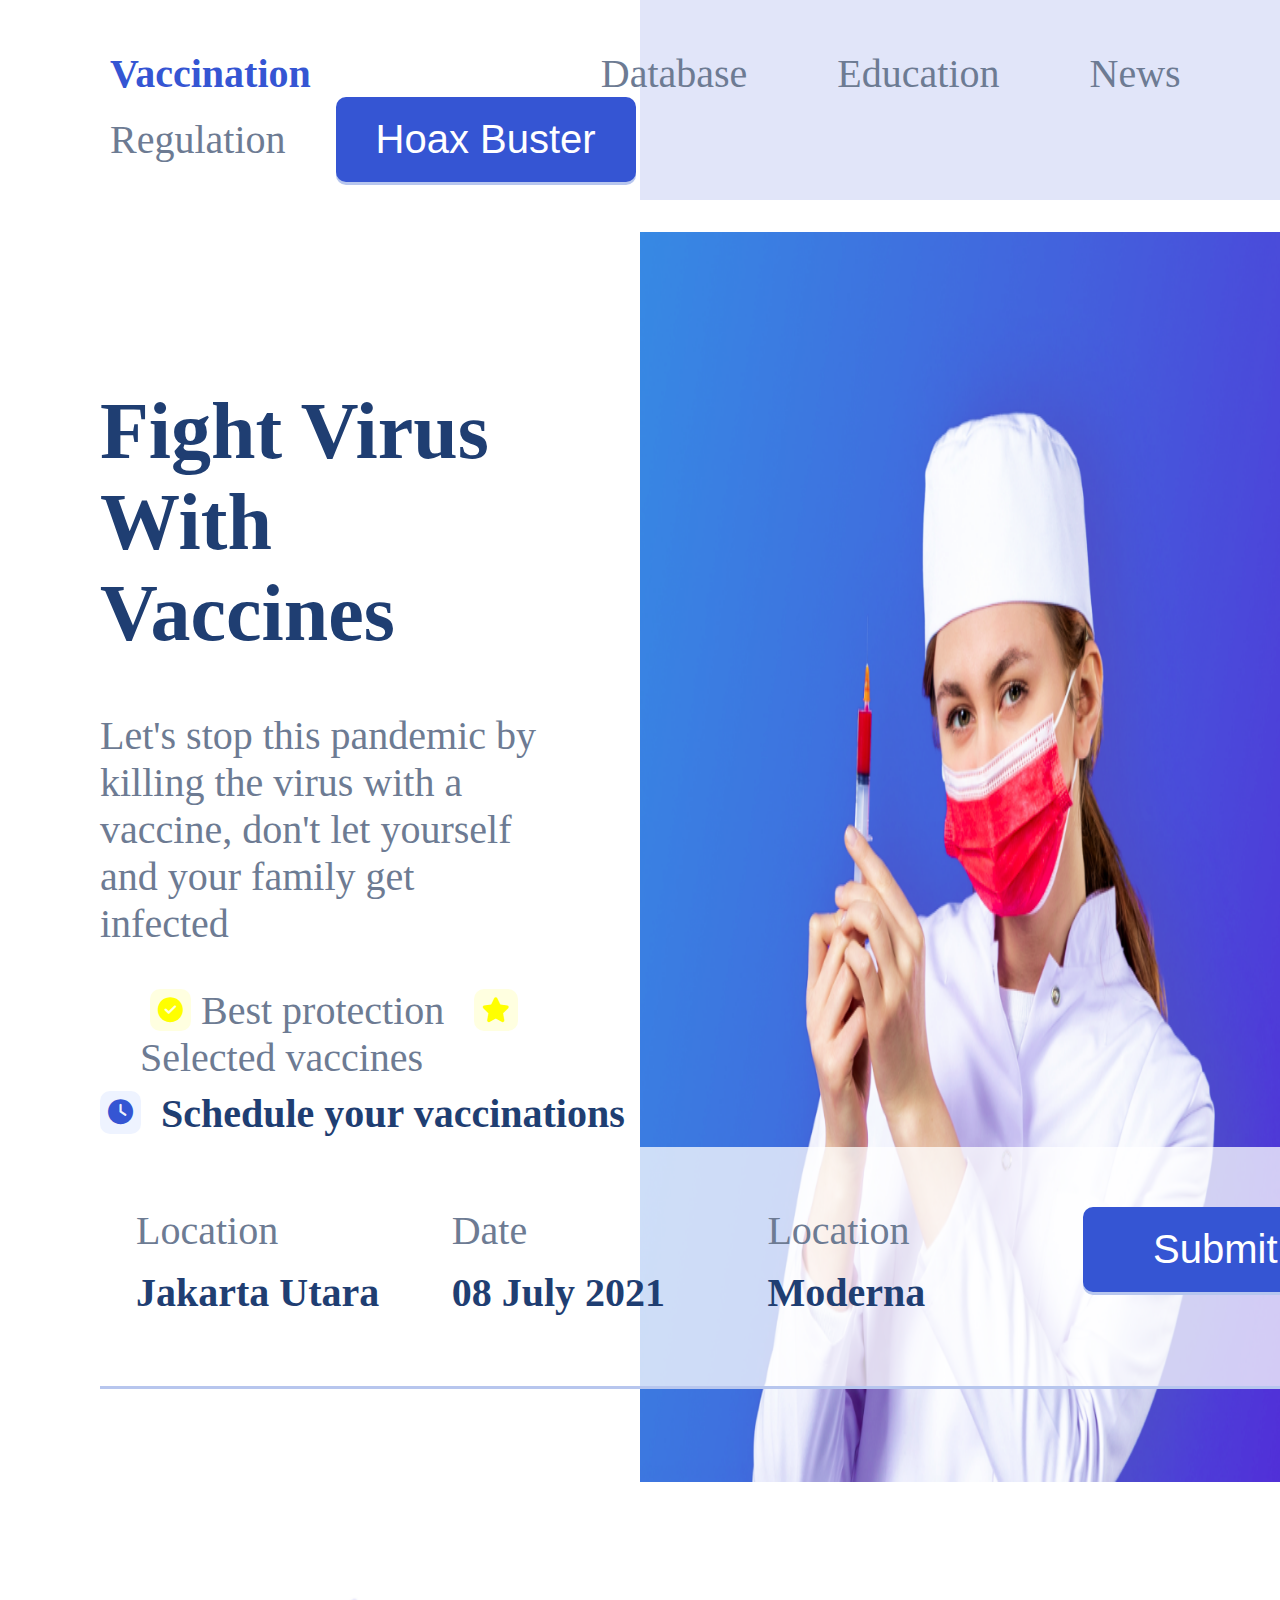
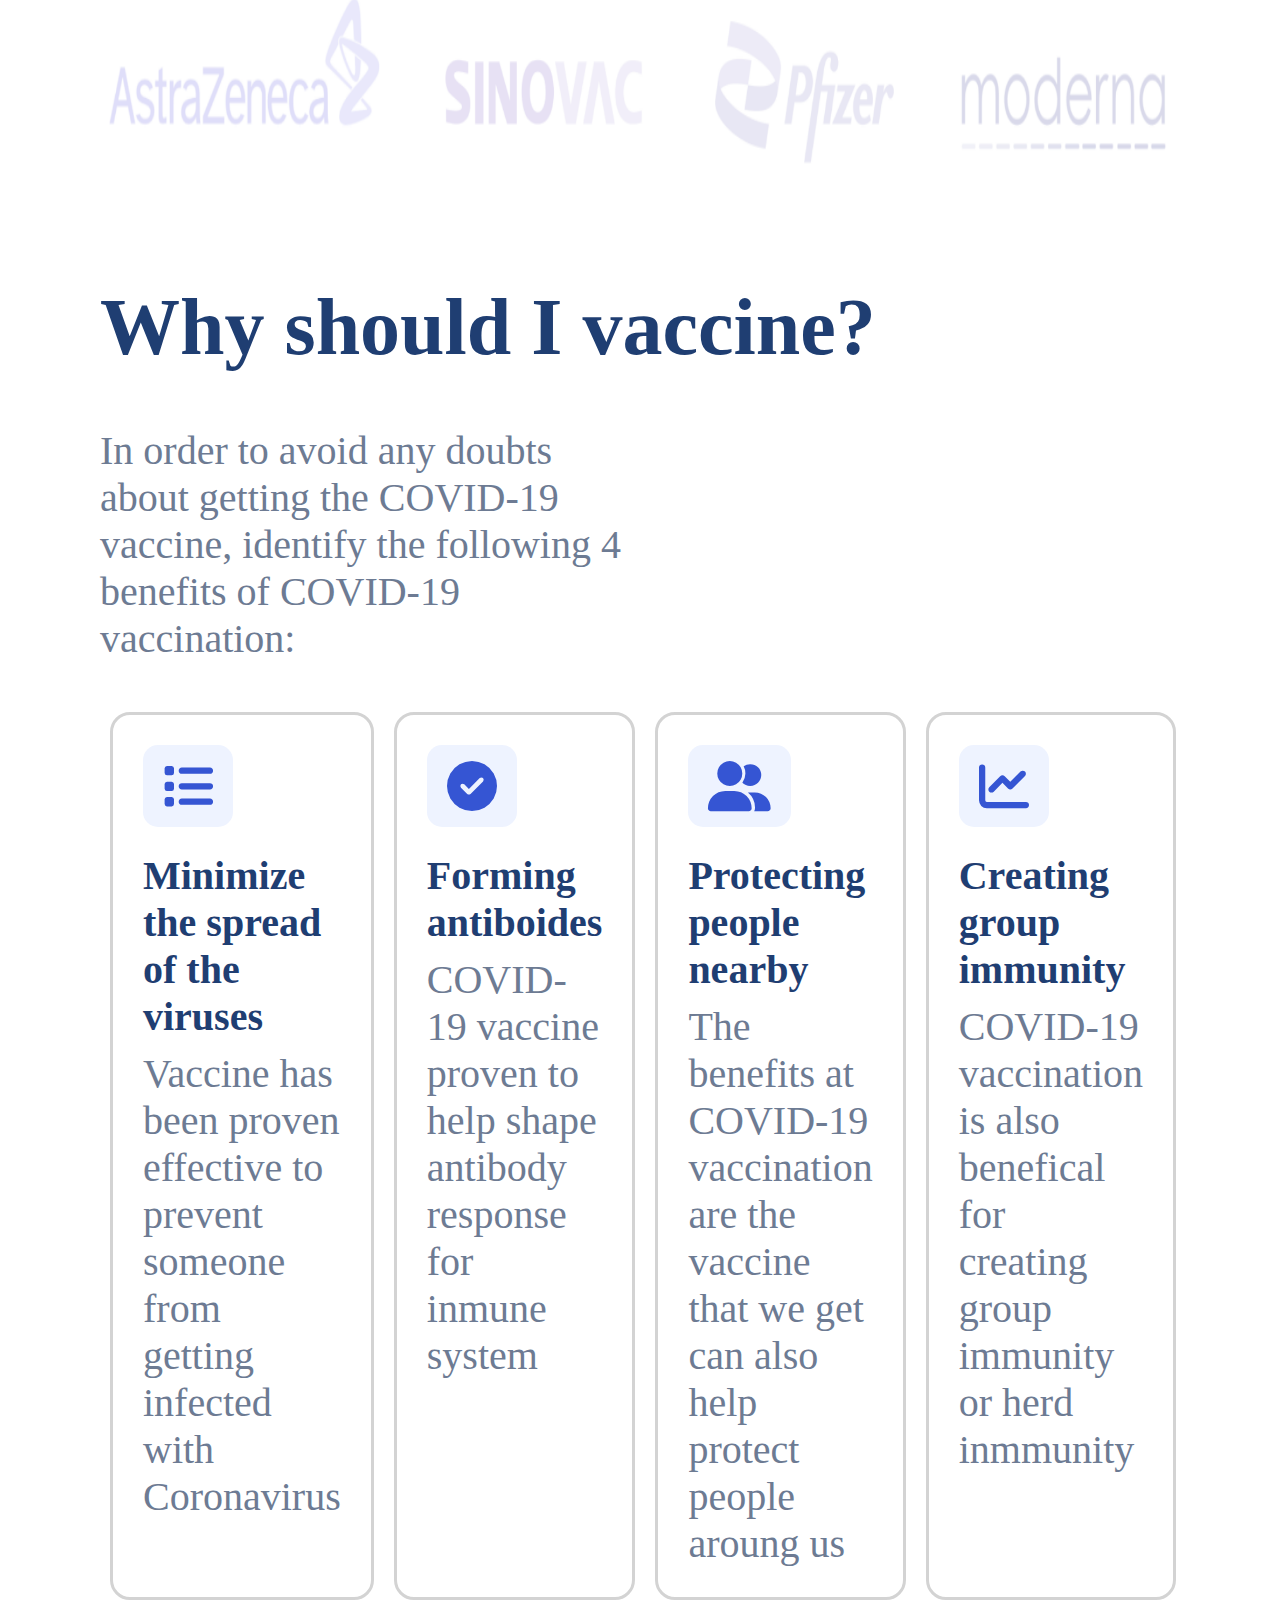
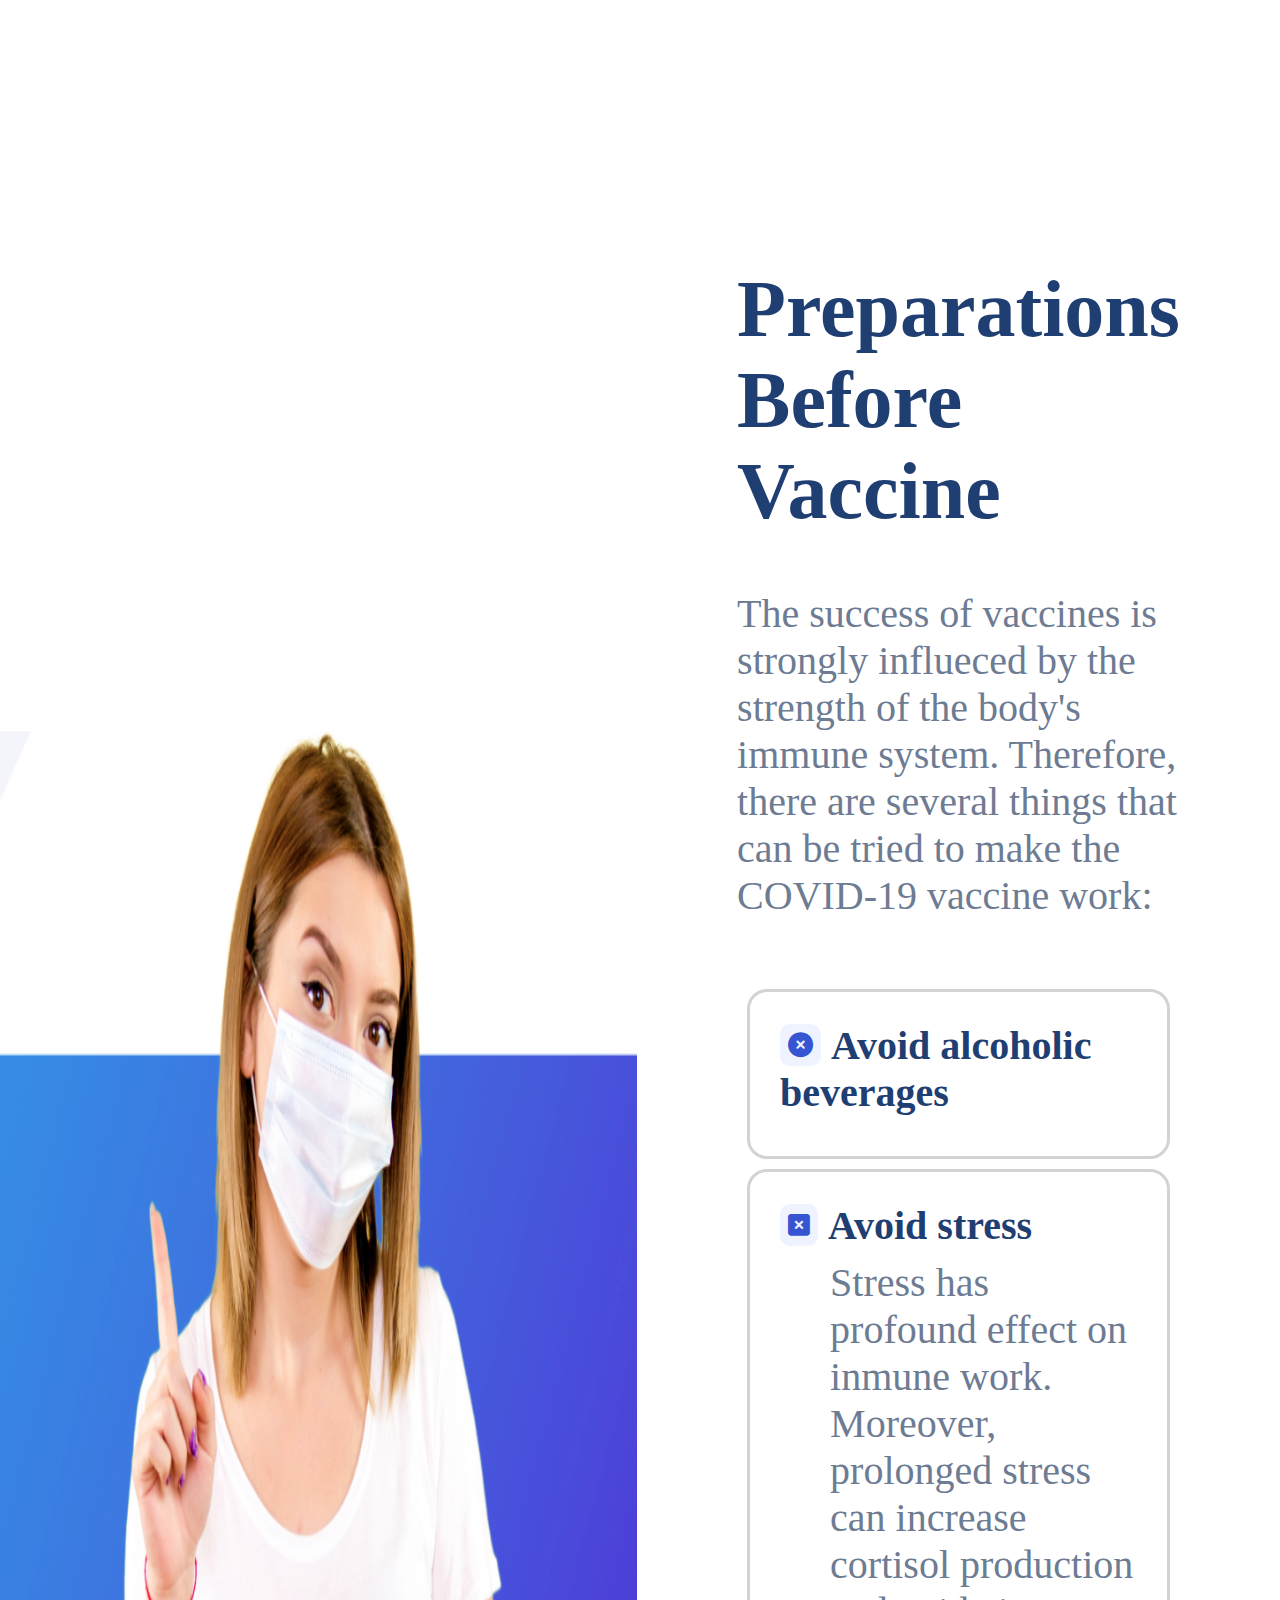
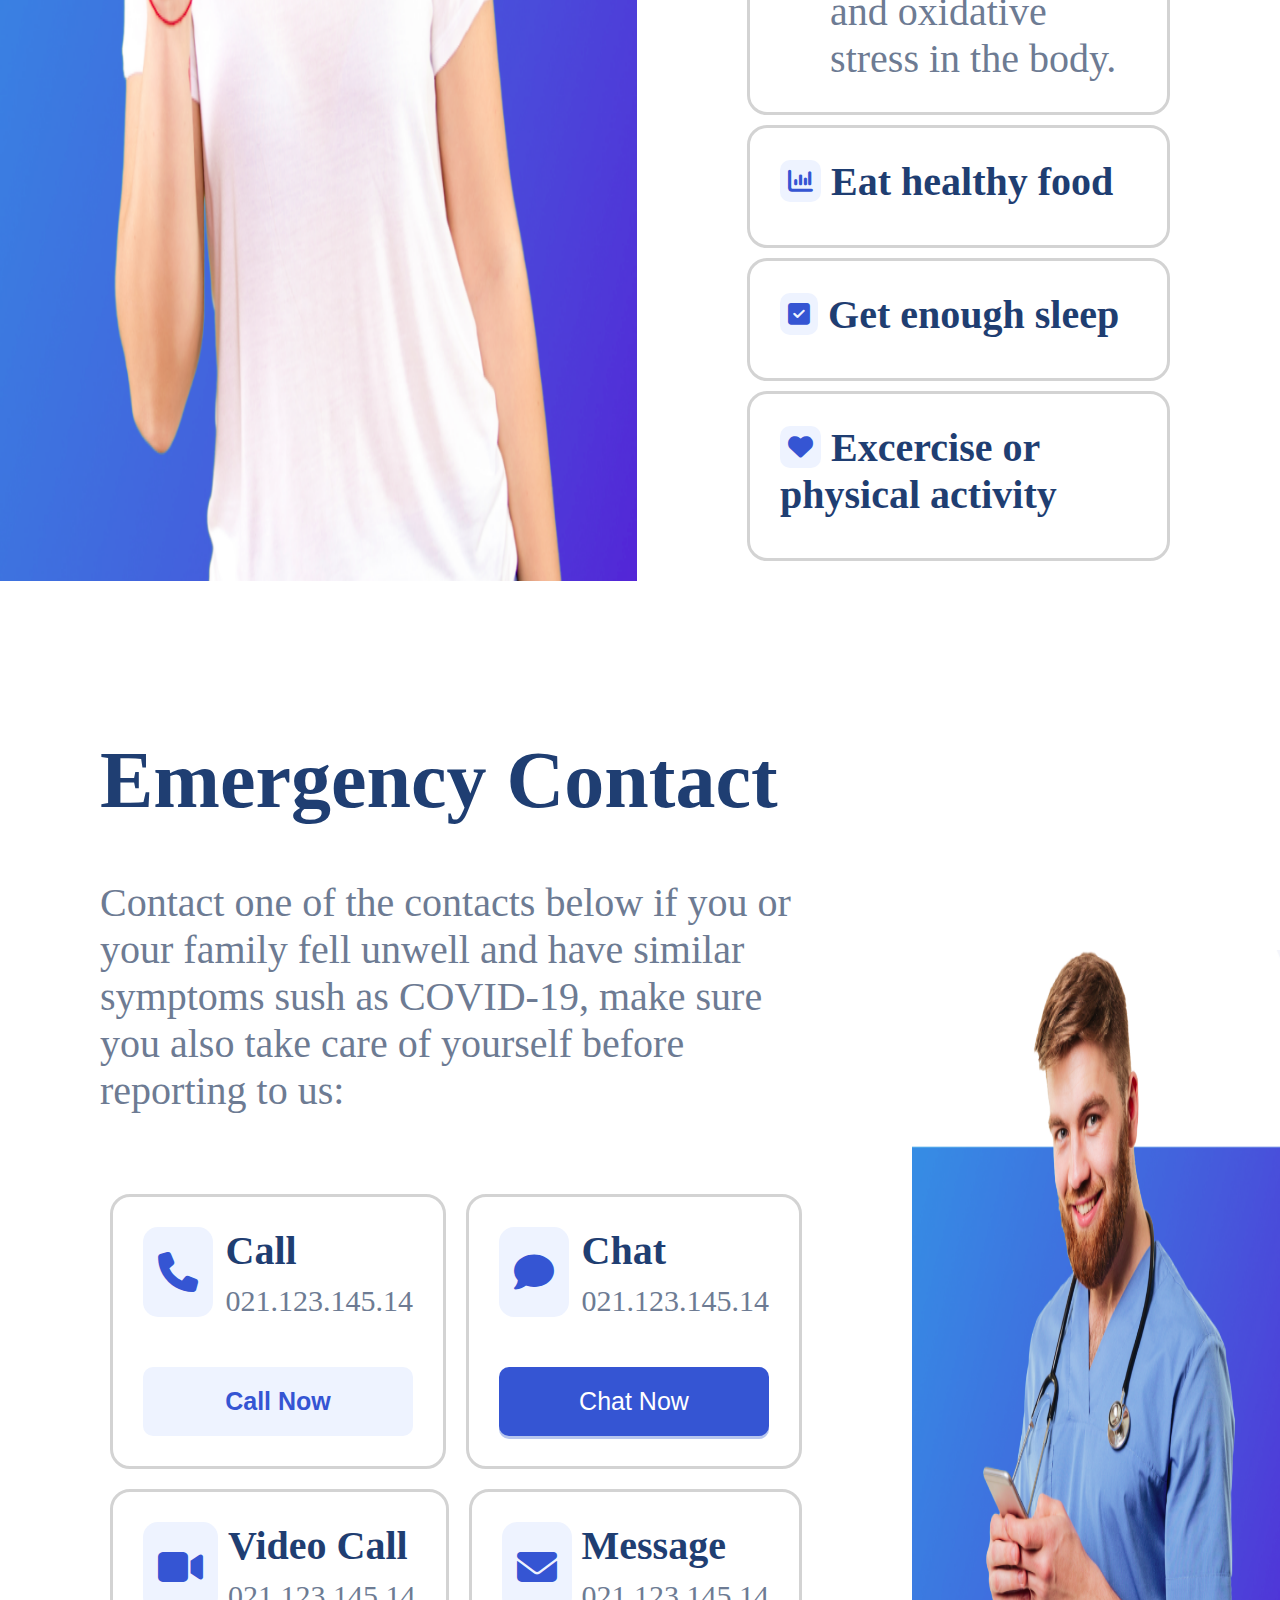
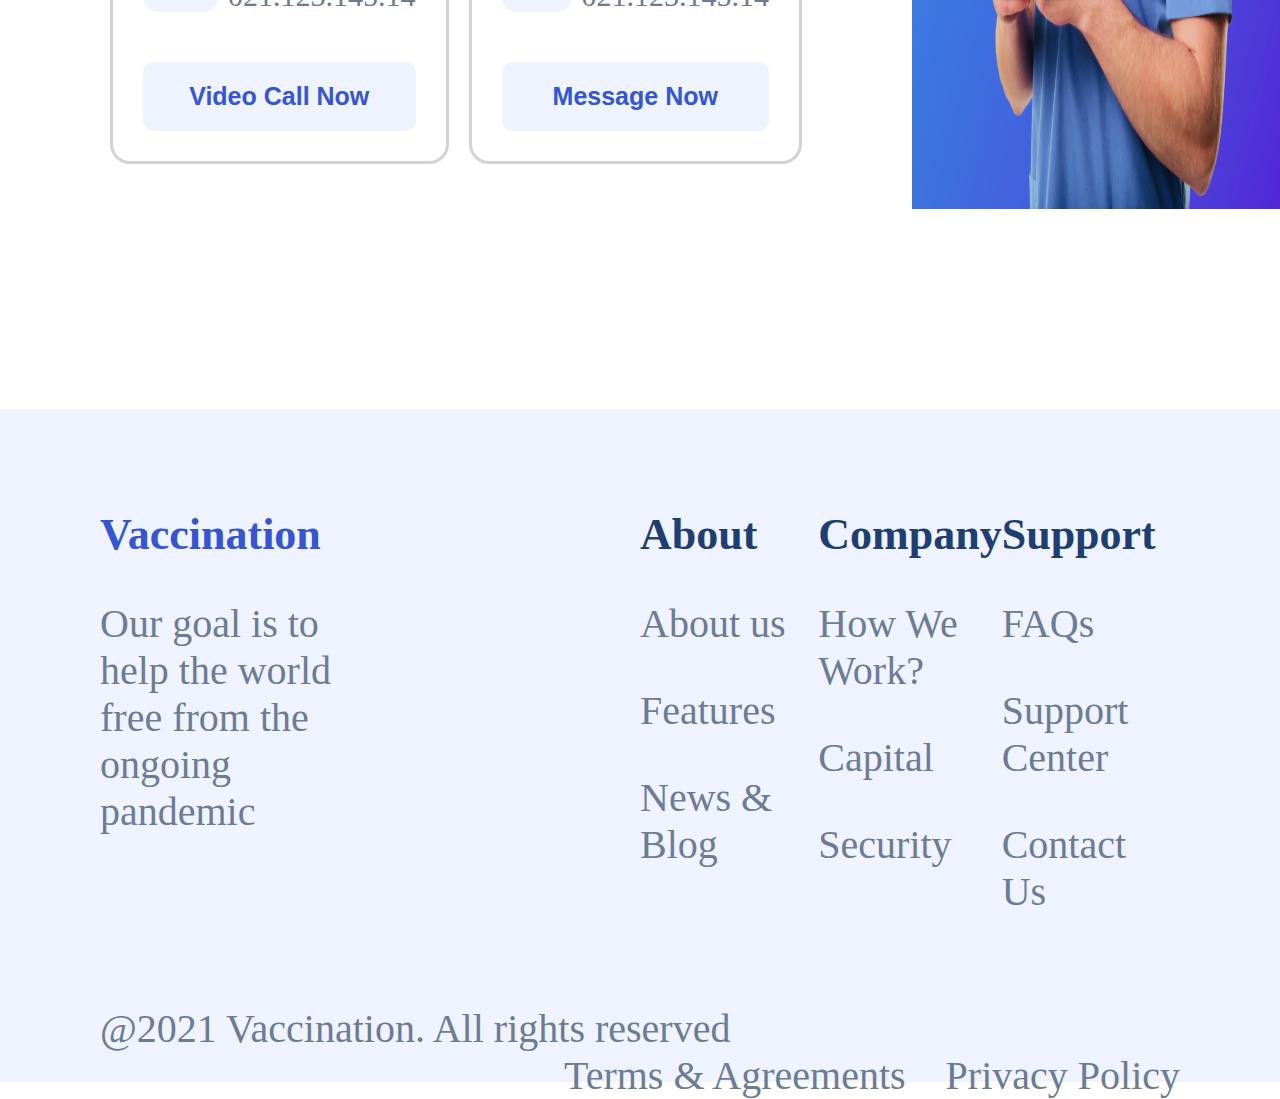
<file: CSS/index.html>
<html>
  <head>
    <meta charset="UTF-8" />
    <meta http-equiv="X-UA-Compatible" content="IE=edge" />
    <meta name="viewport" content="width=device-width, initial-scale=1.0" />
    <title>Vaccination</title>
    <link rel="stylesheet" href="style.css" />
    <link
      rel="stylesheet"
      href="https://cdnjs.cloudflare.com/ajax/libs/font-awesome/6.1.0/css/all.min.css"
    />
  </head>
  <body>
    <header>
      <nav class="menu">
        <ul>
          <li class="home">Vaccination</li>
          <li><a>Database</a></li>
          <li><a>Education</a></li>
          <li><a>News</a></li>
          <li><a>Regulation</a></li>
          <button class="button">Hoax Buster</button>
        </ul>
        <div class="background"></div>
      </nav>
    </header>

    <main>
      <div class="split first">
        <div class="bloc-text">
          <h1>Fight Virus With Vaccines</h1>
          <p>
            Let's stop this pandemic by killing the virus with a vaccine, don't
            let yourself and your family get infected
          </p>
          <ul class="star-points">
            <li>
              <i class="fa-solid fa-circle-check fa-2xs icon icon-yellow"></i
              >Best protection
            </li>
            <li>
              <i class="fa-solid fa-star fa-2xs icon icon-yellow"></i>Selected
              vaccines
            </li>
          </ul>
        </div>
        <div class="bloc-img">
          <img
            src="./img/doctora.png"
            alt="Doctor"
            width="100%"
            height="100%"
          />
        </div>
      </div>

      <div class="schedule">
        <div class="text-important schedule-title">
          <i class="fa-solid fa-clock fa-2xs icon"></i>
          Schedule your vaccinations
        </div>
        <div class="row schedule-box">
          <div class="column">
            <div>Location</div>
            <div class="text-important">Jakarta Utara</div>
          </div>
          <div class="column">
            <div>Date</div>
            <div class="text-important">08 July 2021</div>
          </div>
          <div class="column">
            <div>Location</div>
            <div class="text-important">Moderna</div>
          </div>
          <div class="column">
            <button class="button">Submit</button>
          </div>
        </div>
      </div>

      <div class="marcas-vacunas">
        <img
          src="./img/marcas-vacunas.png"
          alt="Marcas de vacunas"
          width="100%"
          height="100%"
        />
      </div>

      <div class="benefits">
        <div class="benefits-title">
          <h1>Why should I vaccine?</h1>
          <div class="row">
            <div class="column-basic">
              In order to avoid any doubts about getting the COVID-19 vaccine,
              identify the following 4 benefits of COVID-19 vaccination:
            </div>
            <div class="column-basic"></div>
          </div>
        </div>
        <div class="row">
          <div class="column card">
            <i class="fa-solid fa-list fa-lg icon icon-big"></i>
            <div class="text-important">Minimize the spread of the viruses</div>
            <div>
              Vaccine has been proven effective to prevent someone from getting
              infected with Coronavirus
            </div>
          </div>
          <div class="column card">
            <i class="fa-solid fa-circle-check fa-lg icon icon-big"></i>
            <div class="text-important">Forming antiboides</div>
            <div>
              COVID-19 vaccine proven to help shape antibody response for inmune
              system
            </div>
          </div>
          <div class="column card">
            <i class="fa-solid fa-user-group fa-lg icon icon-big"></i>
            <div class="text-important">Protecting people nearby</div>
            <div>
              The benefits at COVID-19 vaccination are the vaccine that we get
              can also help protect people aroung us
            </div>
          </div>
          <div class="column card">
            <i class="fa-solid fa-chart-line fa-lg icon icon-big"></i>
            <div class="text-important">Creating group immunity</div>
            <div>
              COVID-19 vaccination is also benefical for creating group immunity
              or herd inmmunity
            </div>
          </div>
        </div>
      </div>

      <div class="split">
        <div class="bloc-img">
          <img
            src="./img/mujer.png"
            alt="Mujer"
            width="100%"
            height="70%"
            class="img-abajo"
          />
        </div>
        <div class="bloc-text small-bottom">
          <h1>Preparations Before Vaccine</h1>
          The success of vaccines is strongly influeced by the strength of the
          body's immune system. Therefore, there are several things that can be
          tried to make the COVID-19 vaccine work:
          <div class="card-list">
            <div class="card">
              <div class="text-important">
                <i class="fa-solid fa-circle-xmark fa-2xs icon"></i>Avoid alcoholic
                beverages
              </div>
            </div>
            <div class="card">
              <div class="text-important">
                <i class="fa-solid fa-square-xmark fa-2xs icon"></i>Avoid stress
              </div>
              <div class="card-text">
                Stress has profound effect on inmune work. Moreover, prolonged
                stress can increase cortisol production and oxidative stress in
                the body.
              </div>
            </div>
            <div class="card">
              <div class="text-important">
                <i class="fa-solid fa-chart-column fa-2xs icon"></i>Eat healthy food
              </div>
            </div>
            <div class="card">
              <div class="text-important">
                <i class="fa-solid fa-square-check fa-2xs icon"></i>Get enough sleep
              </div>
            </div>
            <div class="card">
              <div class="text-important">
                <i class="fa-solid fa-heart fa-2xs icon"></i>Excercise or
                physical activity
              </div>
            </div>
          </div>
        </div>
      </div>

      <div class="split">
        <div class="bloc-text">
          <h1>Emergency Contact</h1>
          Contact one of the contacts below if you or your family fell unwell
          and have similar symptoms sush as COVID-19, make sure you also take
          care of yourself before reporting to us:
          <div class="card-list">
            <div class="row">
              <div class="column-basic">
                <div class="card">
                  <div class="row">
                    <div class="column-basic">
                      <i class="fa-solid fa-phone icon icon-m"></i>
                    </div>
                    <div class="column-basic">
                      <div class="text-important">Call</div>
                      <div class="number">021.123.145.14</div>
                    </div>
                  </div>
                  <button class="button-white full">Call Now</button>
                </div>
              </div>
              <div class="column-basic">
                <div class="card">
                  <div class="row">
                    <div class="column-basic">
                      <i class="fa-solid fa-comment icon icon-m"></i>
                    </div>
                    <div class="column-basic">
                      <div class="text-important">Chat</div>
                      <div class="number">021.123.145.14</div>
                    </div>
                  </div>
                  <button class="button full">Chat Now</button>
                </div>
              </div>
            </div>
            <div class="row">
              <div class="column-basic">
                <div class="card">
                  <div class="row">
                    <div class="column-basic">
                      <i class="fa-solid fa-video icon icon-m"></i>
                    </div>
                    <div class="column-basic">
                      <div class="text-important">Video Call</div>
                      <div class="number">021.123.145.14</div>
                    </div>
                  </div>
                  <button class="button-white full">Video Call Now</button>
                </div>
              </div>
              <div class="column-basic">
                <div class="card">
                  <div class="row">
                    <div class="column-basic">
                      <i class="fa-solid fa-envelope icon icon-m"></i>
                    </div>
                    <div class="column-basic">
                      <div class="text-important">Message</div>
                      <div class="number">021.123.145.14</div>
                    </div>
                  </div>
                  <button class="button-white full">Message Now</button>
                </div>
              </div>
            </div>
          </div>
        </div>
        <div class="bloc-img">
          <img
            src="./img/doctor.png"
            alt="doctor"
            width="100%"
            height="70%"
            class="img-abajo"
          />
        </div>
      </div>
    </main>
    <footer class="footer">
      <div class="row">
        <div class="column-basic">
          <div class="summary">
            <div class="title main">Vaccination</div>
            <div>
              Our goal is to help the world free from the ongoing pandemic
            </div>
          </div>
        </div>
        <div class="column-basic">
          <div class="row">
            <div class="column-basic">
              <div class="title text-important">About</div>
              <ul>
                <li><a>About us</a></li>
                <li><a>Features</a></li>
                <li><a>News & Blog</a></li>
              </ul>
            </div>
            <div class="column-basic">
              <div class="title text-important">Company</div>
              <ul>
                <li><a>How We Work?</a></li>
                <li><a>Capital</a></li>
                <li><a>Security</a></li>
              </ul>
            </div>
            <div class="column-basic">
              <div class="title text-important">Support</div>
              <ul>
                <li><a>FAQs</a></li>
                <li><a>Support Center</a></li>
                <li><a>Contact Us</a></li>
              </ul>
            </div>
          </div>
        </div>
      </div>
      <div class="rights">
        <div class="inline">@2021 Vaccination. All rights reserved</div>
        <div class="text-right">
          <div class="inline">Terms & Agreements</div>
          &nbsp;&nbsp;
          <div class="inline">Privacy Policy</div>
        </div>
      </div>
    </footer>
  </body>
</html>
</file>
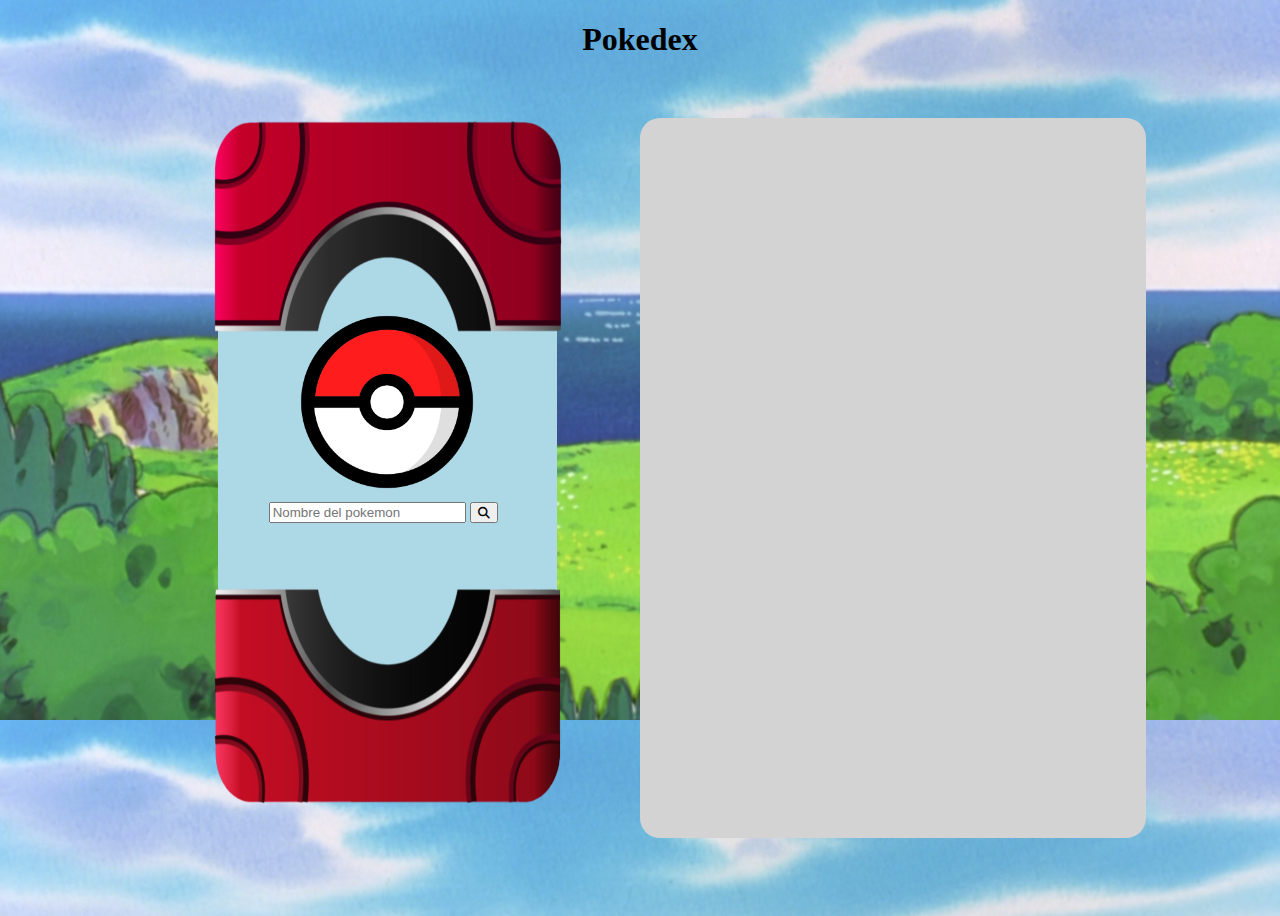
<file: JS/index.html>
<!DOCTYPE html>
<html lang="en">
  <head>
    <meta charset="UTF-8" />
    <meta http-equiv="X-UA-Compatible" content="IE=edge" />
    <meta name="viewport" content="width=device-width, initial-scale=1.0" />
    <title>Pokedex LaunchX</title>
    <link rel="stylesheet" href="./css/style.css" />
    <link
      rel="stylesheet"
      href="https://cdnjs.cloudflare.com/ajax/libs/font-awesome/6.1.0/css/all.min.css"
    />
  </head>
  <body>
    <h1>Pokedex</h1>
    <main class="main">
      <div class="search-pokemon">
        <div class="pokedex_search">
          <div class="pokedex-top">
            <img
              src="./img/pokedex-top.png"
              alt="Pokedex"
              width="100%"
              height="100%"
            />
          </div>

          <div class="pokedex-screen">
            <div class="pokedex-content">
              <div class="poke-image">
                <img
                  src="./img/pokeball.png"
                  alt="Pokemon"
                  id="pokeImg"
                  width="100%"
                  height="100%"
                />
              </div>
              <div class="poke-form">
                <form onsubmit="searchPokemon(event);">
                  <input
                    type="text"
                    class="input"
                    placeholder="Nombre del pokemon"
                    id="pokeInput"
                  />
                  <button type="submit" class="button">
                    <i class="fa-solid fa-magnifying-glass fa-sm"></i>
                  </button>
                </form>
              </div>
            </div>
          </div>

          <div class="pokedex-bottom">
            <img
              src="./img/pokedex-bottom.png"
              alt="Pokedex"
              width="100%"
              height="100%"
            />
          </div>
        </div>

        <div class="pokedex_data">
          <div
            id="pokemon-data"
            class="pokedex_data_content"
            style="visibility: hidden"
          >
            <div class="section">
              <label class="pokeName title" id="pokeName"></label>
            </div>
            <div class="section">
              <label class="title">Tipo</label>
              <br />
              <label id="pokeType"></label>
            </div>

            <div class="section">
              <label class="title">Estadísticas</label>
              <br />
              <div id="pokeStats">
                <label>HP</label>
                <label id="hp"></label>

                <label>Attack</label>
                <label id="attack"></label>

                <label>Defense</label>
                <label id="defense"></label>

                <br />
                <label>Special-attack</label>
                <label id="special-attack"></label>

                <label>Special-defense</label>
                <label id="special-defense"></label>

                <label>Speed</label>
                <label id="speed"></label>
              </div>
            </div>
            <div class="section">
              <label class="title">Movimientos</label>
              <br />
              <label id="pokeMoves"></label>
            </div>
          </div>
        </div>
      </div>
    </main>
  </body>
  <footer>
    <script src="./js/pokedex.js"></script>
  </footer>
</html>
</file>
<file: CSS/style.css>
* {
  -moz-box-sizing: border-box;
  -webkit-box-sizing: border-box;
  box-sizing: border-box;
}

h1 {
  color: #1f3e72;
}

body {
  font-size: 40px;
  color: #6d7b93;
  margin: 0px;
}

.menu {
  list-style-type: none;
  padding: 10px 10px 10px 70px;
  margin: 0px;
  background-color: rgba(255, 255, 255, 0.85);
}

.menu ul {
  padding: 0px;
}

.menu li {
  display: inline;
  padding: 0px 40px;
}

.home {
  margin-right: 200px;
  font-weight: bold;
  color: #3555d3;
  padding: 0px;
}

.menu .background {
  background-color: #3555d3;
  position: absolute;
  height: 200px;
  z-index: -1;
  width: 50%;
  right: 0;
  top: 0;
}

.button {
  box-shadow: 0px 3px #b7c6ee;
  background-color: #3555d3;
  border-radius: 10px;
  padding: 20px 40px;
  font-size: 40px;
  color: white;
  border: none;
}

.button-white {
  background-color: #eef3ff;
  border-radius: 10px;
  padding: 20px 40px;
  font-size: 25px;
  color: #3555d3;
  font-weight: bold;
  border: none;
}

.split {
  display: flex;
}

.first {
  height: 1250px;
}

.bloc-text {
  padding: 100px;
  padding-bottom: 35px;
  flex: 1;
}

.bloc-img {
  position: relative;
  width: 50%;
}

.small-bottom {
  padding-bottom: 10px;
}

.star-points li {
  display: inline;
  padding: 0px 10px;
}

.schedule {
  margin-left: 100px;
  position: absolute;
  top: 1050px;
}

.row {
  display: flex;
}

.schedule-box {
  box-shadow: 0px 3px #b7c6ee;
  background-color: rgba(255, 255, 255, 0.75);
  padding: 0.5em 0em;
  width: 110%;
}

.column {
  padding: 1em 0.9em;
  flex: 1;
}

.column-basic {
  flex: 1;
}

.text-important {
  margin-bottom: 10px;
  font-weight: bold;
  color: #1f3e72;
}

.schedule-title {
  margin-top: 1em;
}

.column button {
  padding: 20px 70px;
}

.column .text-important {
  margin-top: 15px;
}

.marcas-vacunas {
  height: 200px;
  margin: 100px 100px;
}

.benefits {
  margin: 100px 100px;
}

.benefits-title {
  margin-bottom: 1em;
}

.card {
  margin: 10px;
  padding: 30px 30px;
  border: solid;
  border-color: lightgray;
  border-radius: 20px;
}

.img-abajo {
  position: absolute;
  bottom: 0;
}

.card-list {
  margin-top: 70px;
  margin-bottom: 0px;
}

.full {
  margin-top: 40px;
  font-size: 25px;
  width: 100%;
}

.footer {
  background-color: #eef3ff;
  padding: 100px 100px 30px 100px;
  margin-top: 200px;
}

.ul {
  list-style: none;
}

.footer ul {
  list-style: none;
  margin: 0px;
  padding: 0;
}

.summary {
  width: 50%;
}

.footer .title {
  font-weight: bold;
  font-size: 1.1em;
  margin-bottom: 40px;
}

.footer .main {
  color: #3555d3;
}

.footer li {
  margin-bottom: 40px;
}

.text-right {
  text-align: right;
  float: right;
}

.rights {
  margin-top: 50px;
}

.inline {
  display: inline;
}

.text-left .inline {
  margin-left: 20px;
}

.icon {
  background-color: #eef3ff;
  border-radius: 10px;
  margin-right: 10px;
  padding: 20px 8px;
  color: #3555d3;
}

.icon-yellow {
  background-color: lightyellow;
  color: yellow;
}

.icon-big {
  margin-bottom: 10px;
  padding: 40px 20px;
  border-radius: 15px;
}

.icon-m {
  margin-top: 0px;
  margin-bottom: 10px;
  margin-right: 10px;
  padding: 25px 15px;
  border-radius: 15px;
}

.number {
  font-size: 30px;
}

.card-text {
  margin-left: 50px;
}
</file>
<file: JS/css/style.css>
body {
  background-image: url("../img/background.png");
  background-repeat: repeat-y;
  background-size: 100%;
}

h1 {
    text-align:center;
    margin-bottom: 50px;
}

.main {
  width: 100%;
  height: 800px;
}

.search-pokemon {
  display: flex;
  width: 80%;
  height: 90%;
  margin: auto;
  padding: 10px;
}

.pokedex_search {
  flex: 1;
}

.pokedex_data {
  flex: 1;
  background-color: lightgray;
  border-radius: 20px;
}

.pokedex_data_content {
  padding: 20px;
}

.pokedex-top {
  margin-right: auto;
  margin-left: auto;
  width: 70%;
  height: 30%;
}

.pokedex-bottom {
  margin-top: -150px;
  margin-right: auto;
  margin-left: auto;
  width: 69%;
  height: 30%;
}

.pokedex-screen {
  width: 67%;
  height: 70%;
  margin-right: auto;
  margin-left: auto;
  margin-top: -100px;
  background-color: lightblue;
}

.pokedex-content {
  padding-top: 20%;
}

.poke-image {
  margin-left: auto;
  margin-right: auto;
  width: 200px;
  height: 200px;
}

.poke-form {
  width: 70%;
  margin-left: auto;
  margin-right: auto;
}

.input {
  width: 80%;
}

.pokedex_data {
  font-size: 1.5em;
}

.title {
  font-weight: bold;
}

.pokeName {
  font-size: 2em;
}

.section {
  margin-bottom: 20px;
}

#pokeMoves {
    width: 100%;
}
</file>
